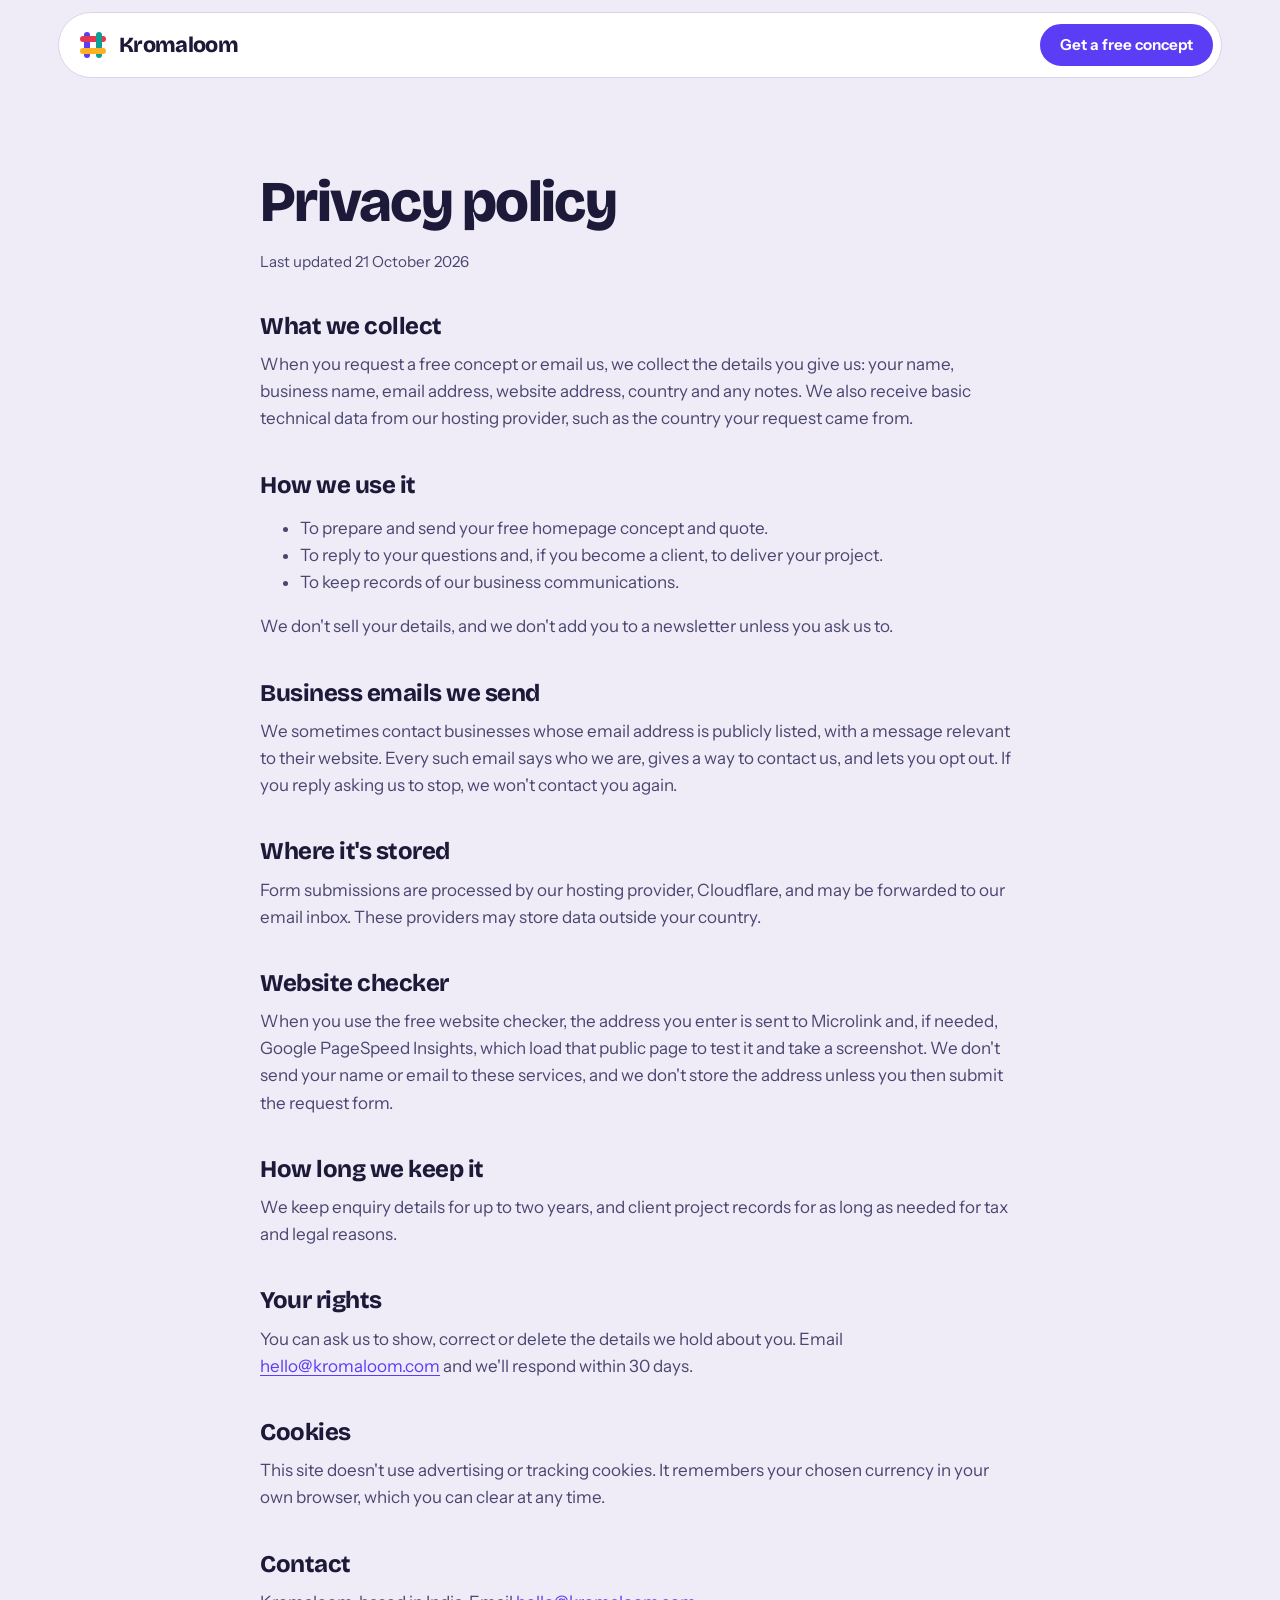
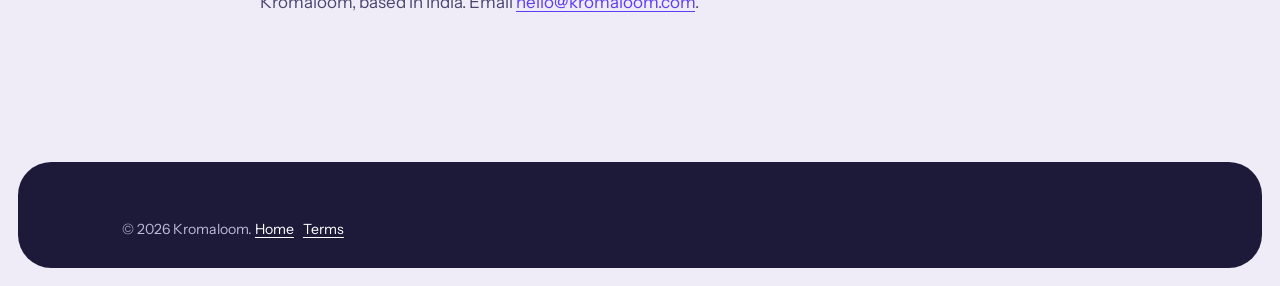
<file: privacy.html>
<!doctype html>
<html lang="en">
<head>
  <meta charset="utf-8">
  <meta name="viewport" content="width=device-width, initial-scale=1">
  <title>Privacy policy | Kromaloom</title>
  <meta name="description" content="How Kromaloom collects, uses and protects the details you share when you request a free website concept.">
  <link rel="canonical" href="https://kromaloom.com/privacy.html">
  <meta name="theme-color" content="#5B3DF5">
  <link rel="icon" href="assets/img/favicon.svg" type="image/svg+xml">
  <link rel="preload" href="assets/fonts/bricolage-grotesque.woff" as="font" type="font/woff" crossorigin>
  <link rel="preload" href="assets/fonts/instrument-sans.woff" as="font" type="font/woff" crossorigin>
  <link rel="stylesheet" href="assets/css/style.css?v=20261022d">
</head>
<body>
  <header class="site-header">
    <div class="wrap header-inner">
      <a class="brand" href="./" aria-label="Kromaloom home">
        <svg class="brand-mark" viewBox="0 0 32 32" aria-hidden="true"><rect x="3" y="7" width="26" height="6" rx="3" fill="#E5384F"/><rect x="7" y="3" width="6" height="26" rx="3" fill="#5B3DF5"/><rect x="3" y="19" width="26" height="6" rx="3" fill="#FFB020"/><rect x="19" y="3" width="6" height="26" rx="3" fill="#0E9F95"/><rect x="7" y="7" width="6" height="6" fill="#E5384F"/><rect x="19" y="19" width="6" height="6" fill="#FFB020"/></svg>
        <span>Kromaloom</span>
      </a>
      <a class="btn btn-small" href="./#concept">Get a free concept</a>
    </div>
  </header>
  <main class="page">
    <div class="wrap">
      <h1>Privacy policy</h1>
      <p class="updated">Last updated 21 October 2026</p>

      <h2>What we collect</h2>
      <p>When you request a free concept or email us, we collect the details you give us: your name, business name, email address, website address, country and any notes. We also receive basic technical data from our hosting provider, such as the country your request came from.</p>

      <h2>How we use it</h2>
      <ul>
        <li>To prepare and send your free homepage concept and quote.</li>
        <li>To reply to your questions and, if you become a client, to deliver your project.</li>
        <li>To keep records of our business communications.</li>
      </ul>
      <p>We don't sell your details, and we don't add you to a newsletter unless you ask us to.</p>

      <h2>Business emails we send</h2>
      <p>We sometimes contact businesses whose email address is publicly listed, with a message relevant to their website. Every such email says who we are, gives a way to contact us, and lets you opt out. If you reply asking us to stop, we won't contact you again.</p>

      <h2>Where it's stored</h2>
      <p>Form submissions are processed by our hosting provider, Cloudflare, and may be forwarded to our email inbox. These providers may store data outside your country.</p>

      <h2>Website checker</h2>
      <p>When you use the free website checker, the address you enter is sent to Microlink and, if needed, Google PageSpeed Insights, which load that public page to test it and take a screenshot. We don't send your name or email to these services, and we don't store the address unless you then submit the request form.</p>

      <h2>How long we keep it</h2>
      <p>We keep enquiry details for up to two years, and client project records for as long as needed for tax and legal reasons.</p>

      <h2>Your rights</h2>
      <p>You can ask us to show, correct or delete the details we hold about you. Email <a href="mailto:hello@kromaloom.com">hello@kromaloom.com</a> and we'll respond within 30 days.</p>

      <h2>Cookies</h2>
      <p>This site doesn't use advertising or tracking cookies. It remembers your chosen currency in your own browser, which you can clear at any time.</p>

      <h2>Contact</h2>
      <p>Kromaloom, based in India. Email <a href="mailto:hello@kromaloom.com">hello@kromaloom.com</a>.</p>
    </div>
  </main>
  <footer class="site-footer">
    <div class="wrap footer-base" style="margin-top:0;border-top:0;padding-top:0">
      <p>&copy; 2026 Kromaloom. <a href="./" style="color:#fff">Home</a> &nbsp; <a href="terms.html" style="color:#fff">Terms</a></p>
    </div>
  </footer>
</body>
</html>
</file>
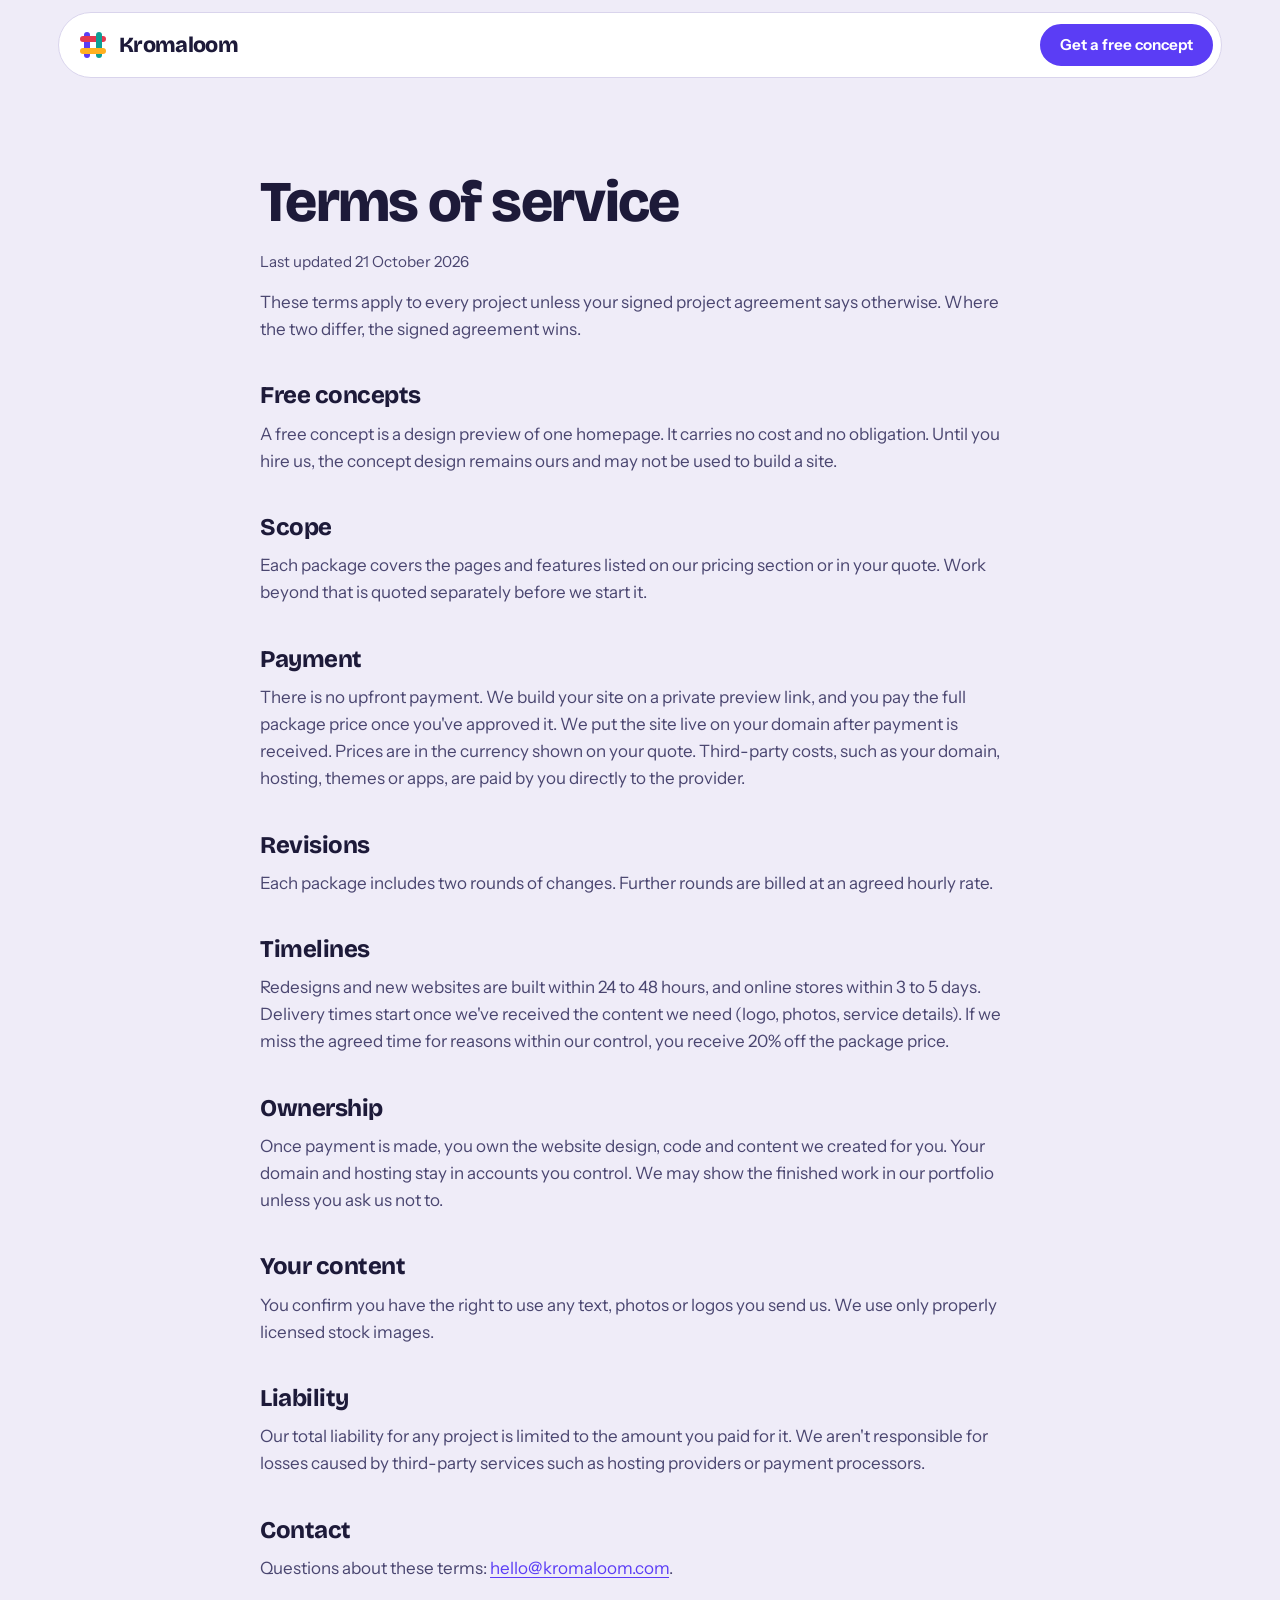
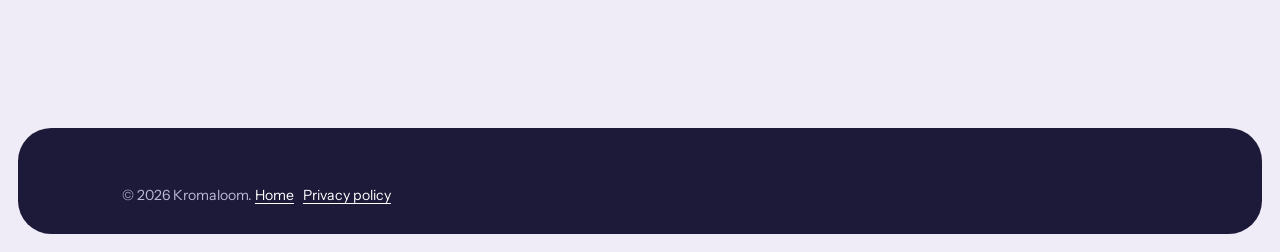
<file: terms.html>
<!doctype html>
<html lang="en">
<head>
  <meta charset="utf-8">
  <meta name="viewport" content="width=device-width, initial-scale=1">
  <title>Terms of service | Kromaloom</title>
  <meta name="description" content="The terms for Kromaloom website design projects: scope, payments, revisions and ownership.">
  <link rel="canonical" href="https://kromaloom.com/terms.html">
  <meta name="theme-color" content="#5B3DF5">
  <link rel="icon" href="assets/img/favicon.svg" type="image/svg+xml">
  <link rel="preload" href="assets/fonts/bricolage-grotesque.woff" as="font" type="font/woff" crossorigin>
  <link rel="preload" href="assets/fonts/instrument-sans.woff" as="font" type="font/woff" crossorigin>
  <link rel="stylesheet" href="assets/css/style.css?v=20261022d">
</head>
<body>
  <header class="site-header">
    <div class="wrap header-inner">
      <a class="brand" href="./" aria-label="Kromaloom home">
        <svg class="brand-mark" viewBox="0 0 32 32" aria-hidden="true"><rect x="3" y="7" width="26" height="6" rx="3" fill="#E5384F"/><rect x="7" y="3" width="6" height="26" rx="3" fill="#5B3DF5"/><rect x="3" y="19" width="26" height="6" rx="3" fill="#FFB020"/><rect x="19" y="3" width="6" height="26" rx="3" fill="#0E9F95"/><rect x="7" y="7" width="6" height="6" fill="#E5384F"/><rect x="19" y="19" width="6" height="6" fill="#FFB020"/></svg>
        <span>Kromaloom</span>
      </a>
      <a class="btn btn-small" href="./#concept">Get a free concept</a>
    </div>
  </header>
  <main class="page">
    <div class="wrap">
      <h1>Terms of service</h1>
      <p class="updated">Last updated 21 October 2026</p>
      <p>These terms apply to every project unless your signed project agreement says otherwise. Where the two differ, the signed agreement wins.</p>

      <h2>Free concepts</h2>
      <p>A free concept is a design preview of one homepage. It carries no cost and no obligation. Until you hire us, the concept design remains ours and may not be used to build a site.</p>

      <h2>Scope</h2>
      <p>Each package covers the pages and features listed on our pricing section or in your quote. Work beyond that is quoted separately before we start it.</p>

      <h2>Payment</h2>
      <p>There is no upfront payment. We build your site on a private preview link, and you pay the full package price once you've approved it. We put the site live on your domain after payment is received. Prices are in the currency shown on your quote. Third-party costs, such as your domain, hosting, themes or apps, are paid by you directly to the provider.</p>

      <h2>Revisions</h2>
      <p>Each package includes two rounds of changes. Further rounds are billed at an agreed hourly rate.</p>

      <h2>Timelines</h2>
      <p>Redesigns and new websites are built within 24 to 48 hours, and online stores within 3 to 5 days. Delivery times start once we've received the content we need (logo, photos, service details). If we miss the agreed time for reasons within our control, you receive 20% off the package price.</p>

      <h2>Ownership</h2>
      <p>Once payment is made, you own the website design, code and content we created for you. Your domain and hosting stay in accounts you control. We may show the finished work in our portfolio unless you ask us not to.</p>

      <h2>Your content</h2>
      <p>You confirm you have the right to use any text, photos or logos you send us. We use only properly licensed stock images.</p>

      <h2>Liability</h2>
      <p>Our total liability for any project is limited to the amount you paid for it. We aren't responsible for losses caused by third-party services such as hosting providers or payment processors.</p>

      <h2>Contact</h2>
      <p>Questions about these terms: <a href="mailto:hello@kromaloom.com">hello@kromaloom.com</a>.</p>
    </div>
  </main>
  <footer class="site-footer">
    <div class="wrap footer-base" style="margin-top:0;border-top:0;padding-top:0">
      <p>&copy; 2026 Kromaloom. <a href="./" style="color:#fff">Home</a> &nbsp; <a href="privacy.html" style="color:#fff">Privacy policy</a></p>
    </div>
  </footer>
</body>
</html>
</file>
<file: assets/css/style.css>
/* Kromaloom: dyed-thread palette on lavender paper. Sections are stacked rounded cards. */
@font-face {
  font-family: "Bricolage Grotesque";
  src: url("../fonts/bricolage-grotesque.woff") format("woff");
  font-weight: 200 800;
  font-style: normal;
  font-display: swap;
}
@font-face {
  font-family: "Instrument Sans";
  src: url("../fonts/instrument-sans.woff") format("woff");
  font-weight: 400 700;
  font-style: normal;
  font-display: swap;
}

:root {
  --paper: #EFECF8;
  --paper-2: #E6E1F5;
  --white: #FFFFFF;
  --ink: #1D1A39;
  --ink-2: #4A4670;
  --line: #D9D4EC;
  --violet: #5B3DF5;
  --violet-dark: #4528D6;
  --violet-soft: #EDE9FF;
  --madder: #E5384F;
  --saffron: #FFB020;
  --teal: #0E9F95;

  --display: "Bricolage Grotesque", "Arial Black", system-ui, sans-serif;
  --body: "Instrument Sans", system-ui, -apple-system, "Segoe UI", sans-serif;

  --wrap: 1180px;
  --gutter: clamp(16px, 4vw, 40px);
  --edge: clamp(8px, 1.4vw, 18px);
  --card-pad: clamp(28px, 5vw, 72px);
  --section: clamp(72px, 10vw, 128px);
  --r-sm: 8px;
  --r-md: 14px;
  --r-lg: 24px;
  --r-card: clamp(22px, 2.6vw, 36px);
}

*, *::before, *::after { box-sizing: border-box; }
html { scroll-behavior: smooth; -webkit-text-size-adjust: 100%; }
section[id], .report { scroll-margin-top: 96px; }
@media (prefers-reduced-motion: reduce) { html { scroll-behavior: auto; } }

body {
  margin: 0;
  background: var(--paper);
  color: var(--ink);
  font-family: var(--body);
  font-size: 1.0625rem;
  line-height: 1.6;
  -webkit-font-smoothing: antialiased;
  text-rendering: optimizeLegibility;
}

img, svg { display: block; max-width: 100%; }
a { color: var(--violet); text-underline-offset: 3px; }
a:hover { color: var(--violet-dark); }
:focus-visible { outline: 3px solid var(--violet); outline-offset: 3px; border-radius: 4px; }

h1, h2, h3 {
  font-family: var(--display);
  font-optical-sizing: auto;
  color: var(--ink);
  margin: 0;
  text-wrap: balance;
}
h2 {
  font-size: clamp(2rem, 4.2vw, 3.25rem);
  font-weight: 750;
  line-height: 1.05;
  letter-spacing: -0.025em;
}
h3 { font-size: 1.25rem; font-weight: 700; line-height: 1.25; letter-spacing: -0.01em; }
p { margin: 0 0 1em; }
p:last-child { margin-bottom: 0; }

.wrap { width: min(100% - 2 * var(--gutter), var(--wrap)); margin-inline: auto; }

.skip-link {
  position: absolute; left: 16px; top: -60px; z-index: 100;
  background: var(--ink); color: var(--white); padding: 10px 16px; border-radius: var(--r-sm);
}
.skip-link:focus { top: 16px; color: var(--white); }
.visually-hidden {
  position: absolute; width: 1px; height: 1px; padding: 0; margin: -1px;
  overflow: hidden; clip: rect(0 0 0 0); white-space: nowrap; border: 0;
}

/* Buttons */
.btn {
  display: inline-flex; align-items: center; justify-content: center;
  min-height: 52px; padding: 0 26px;
  background: var(--violet); color: var(--white);
  font-family: var(--body); font-weight: 650; font-size: 1rem;
  border: 2px solid var(--violet); border-radius: 999px;
  text-decoration: none; cursor: pointer; text-align: center;
  transition: background-color .15s ease, border-color .15s ease, transform .15s ease, box-shadow .15s ease;
}
.btn:hover { background: var(--violet-dark); border-color: var(--violet-dark); color: var(--white); }
.btn:active { transform: translateY(1px); }
.btn-ghost { background: transparent; color: var(--ink); border-color: var(--ink); }
.btn-ghost:hover { background: var(--ink); border-color: var(--ink); color: var(--white); }
.btn-light { background: transparent; color: var(--white); border-color: rgba(255,255,255,.55); }
.btn-light:hover { background: var(--white); border-color: var(--white); color: var(--ink); }
.btn-onlight { background: var(--white); color: var(--ink); border-color: var(--white); }
.btn-onlight:hover { background: var(--saffron); border-color: var(--saffron); color: var(--ink); }
.btn-small { min-height: 42px; padding: 0 18px; font-size: .95rem; }
.btn-block { width: 100%; }

/* ---------- Header: a floating, highlighted pill bar ---------- */
.site-header {
  position: sticky; top: 0; z-index: 50;
  padding: 12px var(--edge) 0;
}
.header-bar {
  display: flex; align-items: center; justify-content: space-between; gap: 16px;
  max-width: 1320px; margin: 0 auto;
  min-height: 66px; padding: 8px 8px 8px 18px;
  background: rgba(255,255,255,.88);
  backdrop-filter: saturate(1.5) blur(14px);
  -webkit-backdrop-filter: saturate(1.5) blur(14px);
  border: 1.5px solid var(--line);
  border-radius: 999px;
  box-shadow: 0 10px 30px -18px rgba(29,26,57,.45), inset 0 -3px 0 rgba(91,61,245,.0);
  position: relative;
}
.header-bar::after {
  content: ""; position: absolute; left: 28px; right: 28px; bottom: -1.5px; height: 3px; border-radius: 3px;
  background: linear-gradient(90deg, var(--violet), var(--madder), var(--saffron), var(--teal));
  opacity: .9;
}
.brand {
  display: inline-flex; align-items: center; gap: 10px;
  font-family: var(--display); font-weight: 800; font-size: 1.35rem; letter-spacing: -0.03em;
  color: var(--ink); text-decoration: none;
}
.brand:hover { color: var(--ink); }
.brand-mark { width: 32px; height: 32px; flex: none; }
.site-nav { display: flex; align-items: center; gap: 4px; }
.site-nav a:not(.btn) {
  color: var(--ink); text-decoration: none; font-weight: 600; font-size: .95rem;
  padding: 9px 14px; border-radius: 999px;
  transition: background-color .15s ease, color .15s ease;
}
.site-nav a:not(.btn):hover { background: var(--violet-soft); color: var(--violet-dark); }
.site-nav a.is-active { background: var(--ink); color: var(--white); }
.site-nav .btn { margin-left: 8px; }
.nav-toggle {
  display: none; min-height: 44px; padding: 0 18px;
  background: var(--ink); border: 0; border-radius: 999px;
  font: 650 .95rem var(--body); color: var(--white); cursor: pointer;
}

/* Subpage header (privacy, terms) */
.header-inner { display: flex; align-items: center; justify-content: space-between; min-height: 66px; gap: 16px;
  padding: 8px 8px 8px 18px; background: var(--white); border: 1.5px solid var(--line); border-radius: 999px; }

/* ---------- Cards: every section is a rounded panel ---------- */
.card {
  position: relative; isolation: isolate; overflow: hidden;
  max-width: 1320px; margin: var(--edge) auto 0;
  margin-inline: max(var(--edge), calc((100% - 1320px) / 2));
  padding: var(--card-pad);
  border-radius: var(--r-card);
  background: var(--white);
}
main > .card:first-child { margin-top: 14px; }
.section-lede { font-size: 1.15rem; color: var(--ink-2); max-width: 44em; margin: 16px 0 0; }

/* ---------- Card 1: hero ---------- */
.card-hero { background: #F8F6FF; padding-block: clamp(40px, 6vw, 80px); }
.hero-grid { display: grid; grid-template-columns: minmax(0, 6fr) minmax(0, 5fr); gap: clamp(28px, 4vw, 56px); align-items: center; }
.hero-glow { position: absolute; inset: 0; z-index: -1; pointer-events: none; }
.hero-glow span { position: absolute; border-radius: 50%; filter: blur(70px); opacity: .5; animation: drift 22s ease-in-out infinite alternate; }
.hero-glow span:nth-child(1) { width: 520px; height: 520px; left: -180px; top: -160px; background: #D3C8FF; }
.hero-glow span:nth-child(2) { width: 440px; height: 440px; right: -140px; top: 20%; background: #FFDCA8; animation-duration: 26s; animation-delay: -6s; }
.hero-glow span:nth-child(3) { width: 380px; height: 380px; left: 30%; bottom: -220px; background: #B4EFE8; animation-duration: 30s; animation-delay: -12s; }
@keyframes drift { from { transform: translate3d(0,0,0) scale(1); } to { transform: translate3d(60px,40px,0) scale(1.12); } }

.hero-kicker {
  display: inline-flex; align-items: center; gap: 10px;
  margin: 0 0 22px; padding: 7px 14px 7px 12px;
  background: var(--white); border: 1px solid var(--line); border-radius: 999px;
  font-weight: 650; font-size: .92rem; color: var(--ink);
  box-shadow: 0 6px 18px -10px rgba(29,26,57,.35);
}
.pulse { position: relative; width: 10px; height: 10px; border-radius: 50%; background: var(--teal); flex: none; }
.pulse::after { content: ""; position: absolute; inset: -4px; border-radius: 50%; border: 2px solid var(--teal); opacity: 0; animation: ping 2.2s ease-out infinite; }
@keyframes ping { 0% { transform: scale(.6); opacity: .9; } 100% { transform: scale(1.9); opacity: 0; } }

.card-hero h1 {
  font-size: clamp(2.9rem, 6.6vw, 5.9rem);
  font-weight: 800; line-height: .95; letter-spacing: -0.018em;
  font-variation-settings: "opsz" 96;
  margin-bottom: 24px;
}
.lede { font-size: clamp(1.08rem, 1.5vw, 1.25rem); color: var(--ink-2); max-width: 34em; margin-bottom: 28px; }

.starter {
  display: flex; gap: 6px; padding: 6px; max-width: 520px;
  background: var(--white); border: 1.5px solid var(--line); border-radius: 999px;
  box-shadow: 0 18px 40px -24px rgba(91,61,245,.55);
  transition: border-color .15s ease, box-shadow .15s ease;
}
.starter:focus-within { border-color: var(--violet); box-shadow: 0 0 0 4px rgba(91,61,245,.15), 0 18px 40px -24px rgba(91,61,245,.55); }
.starter input { flex: 1; min-width: 0; min-height: 48px; padding: 0 8px 0 18px; border: 0; background: transparent; outline: none; font: 500 1.02rem var(--body); color: var(--ink); }
.starter input::placeholder { color: #8E89AE; }
.starter .btn { min-height: 48px; flex: none; }

.assurances {
  list-style: none; margin: 28px 0 0; padding: 20px 0 0; border-top: 1px solid var(--line);
  display: grid; grid-template-columns: repeat(3, minmax(0, 1fr)); gap: 14px 22px;
  font-size: .9rem; color: var(--ink-2); line-height: 1.45;
}
.assurances b { display: block; color: var(--ink); font-family: var(--display); font-size: 1.02rem; font-weight: 700; margin-bottom: 2px; }

/* ---------- Strip: every small business, one row ---------- */
.card-trades { background: var(--ink); color: var(--white); padding: 22px 0 20px; }
.trades-title { padding: 0 var(--card-pad); margin-bottom: 14px; color: #BDB8DA; font-family: var(--body); font-size: .95rem; font-weight: 600; letter-spacing: 0; }
.trades-title span { color: var(--saffron); }
.trades-row { overflow: hidden; }
.trades-track { display: flex; width: max-content; animation: marquee 70s linear infinite; }
.card-trades:hover .trades-track { animation-play-state: paused; }
.trades-track span {
  display: inline-flex; align-items: center; gap: 22px; padding-right: 22px;
  font-family: var(--display); font-weight: 750; font-size: clamp(1.3rem, 2.4vw, 1.9rem); letter-spacing: -0.02em; white-space: nowrap; line-height: 1.2;
}
.trades-track span::after { content: ""; width: 12px; height: 12px; border-radius: 3px; background: var(--saffron); transform: rotate(45deg); }
.trades-track span:nth-child(4n+2)::after { background: var(--madder); }
.trades-track span:nth-child(4n+3)::after { background: var(--teal); }
.trades-track span:nth-child(4n)::after { background: #8C75FF; }
@keyframes marquee { from { transform: translateX(0); } to { transform: translateX(-50%); } }


/* Hero form */
.hero-form { min-width: 0; }
.hero-form .concept-form { box-shadow: 14px 14px 0 var(--saffron), 0 30px 60px -30px rgba(29,26,57,.5); }
.form-title { font-size: clamp(1.4rem, 2.2vw, 1.75rem); letter-spacing: -0.02em; margin-bottom: 6px; }
.form-sub { color: var(--ink-2); font-size: .98rem; margin-bottom: 20px !important; }
.starter-note { margin: 10px 0 0 18px; font-size: .92rem; color: var(--ink-2); }

/* Website check report */
.report { margin-top: clamp(28px, 4vw, 44px); padding: clamp(22px, 3vw, 36px); border-radius: var(--r-lg); background: var(--white); border: 1.5px solid var(--line); box-shadow: 0 30px 60px -40px rgba(29,26,57,.5); }
.report-head { display: flex; justify-content: space-between; align-items: start; gap: 16px; flex-wrap: wrap; }
.report-label { margin: 0 0 4px; font-weight: 700; font-size: .85rem; color: var(--violet); }
.report-title { font-size: clamp(1.4rem, 2.6vw, 2rem); letter-spacing: -0.02em; overflow-wrap: anywhere; }
.report-sub { color: var(--ink-2); margin: 8px 0 0; max-width: 46em; }
.report-progress { margin-top: 22px; }
.report-progress .bar { display: block; height: 8px; border-radius: 99px; background: var(--paper-2); overflow: hidden; }
.report-progress .bar i { display: block; height: 100%; width: 35%; border-radius: 99px; background: linear-gradient(90deg, var(--violet), var(--madder), var(--saffron), var(--teal)); animation: scan 1.6s ease-in-out infinite; }
@keyframes scan { 0% { transform: translateX(-100%); } 100% { transform: translateX(300%); } }
.report-steps { list-style: none; margin: 16px 0 0; padding: 0; display: grid; grid-template-columns: repeat(4, minmax(0, 1fr)); gap: 10px; font-size: .9rem; color: var(--ink-2); }
.report-steps li { padding-left: 22px; position: relative; }
.report-steps li::before { content: ""; position: absolute; left: 0; top: 6px; width: 12px; height: 12px; border-radius: 50%; border: 2px solid var(--line); }
.report-steps li.is-done { color: var(--ink); }
.report-steps li.is-done::before { background: var(--teal); border-color: var(--teal); }
.report-steps li.is-active::before { border-color: var(--violet); animation: ping 1.4s ease-out infinite; }
.scores { display: grid; grid-template-columns: repeat(4, minmax(0, 1fr)); gap: 14px; margin-top: 24px; }
.score { display: flex; align-items: center; gap: 14px; padding: 14px; border-radius: var(--r-md); background: #F7F5FC; border: 1px solid var(--line); }
.dial { --v: 0; --c: var(--teal); position: relative; width: 58px; height: 58px; flex: none; border-radius: 50%; background: conic-gradient(var(--c) calc(var(--v) * 1%), var(--paper-2) 0); }
.dial::after { content: ""; position: absolute; inset: 6px; border-radius: 50%; background: #F7F5FC; }
.dial b { position: absolute; inset: 0; z-index: 1; display: grid; place-items: center; font-family: var(--display); font-size: 1.15rem; font-weight: 800; }
.score span { font-weight: 650; font-size: .95rem; line-height: 1.3; }
.score small { display: block; font-weight: 400; color: var(--ink-2); font-size: .8rem; }
.summary-line { margin: 22px 0 0; font-weight: 600; }
.issues { display: grid; grid-template-columns: repeat(2, minmax(0, 1fr)); gap: 12px; margin-top: 16px; }
.issue { padding: 16px 18px; border-radius: var(--r-md); border: 1px solid var(--line); background: var(--white); border-left: 4px solid var(--madder); }
.issue.ok { border-left-color: var(--teal); }
.issue h4 { margin: 0 0 4px; font-family: var(--display); font-size: 1.02rem; font-weight: 700; display: flex; gap: 8px; align-items: baseline; flex-wrap: wrap; }
.issue h4 em { font-style: normal; font-family: var(--body); font-size: .75rem; font-weight: 700; padding: 2px 8px; border-radius: 99px; background: #FDE6EA; color: #A8192E; }
.issue.ok h4 em { background: #DDF5F2; color: #0B6F68; }
.issue p { margin: 0; font-size: .93rem; color: var(--ink-2); overflow-wrap: anywhere; }
.issue .fix { margin-top: 8px; color: var(--ink); }
.issue .fix::before { content: "Our fix: "; font-weight: 700; color: var(--violet); }
.passed { margin-top: 18px; }
.passed summary { cursor: pointer; font-weight: 650; color: var(--ink-2); }
.passed .issues { margin-top: 12px; }
.report-cta { display: flex; align-items: center; justify-content: space-between; gap: 16px; flex-wrap: wrap; margin-top: 26px; padding: 20px 22px; border-radius: var(--r-md); background: var(--violet); color: var(--white); }
.report-cta p { margin: 0; font-weight: 600; max-width: 40em; }
.report-note { margin-top: 12px; font-size: .82rem; color: var(--ink-2); }
.report-error { margin-top: 18px; padding: 16px 18px; border-radius: var(--r-md); background: #FDE6EA; color: #7A1222; }

/* Report: design suggestions */
.design-title { margin: 28px 0 0; font-size: clamp(1.2rem, 2vw, 1.45rem); letter-spacing: -0.015em; }
.design-plan { margin-top: 12px; padding-top: 6px; border-top: 1px solid var(--line); }
.design-grid { display: grid; grid-template-columns: minmax(0, 1fr) minmax(0, 1.1fr); gap: clamp(20px, 3vw, 36px); margin-top: 16px; align-items: start; }
.shot-now { margin: 0; border-radius: var(--r-md); overflow: hidden; border: 1px solid var(--line); background: var(--white); box-shadow: 0 24px 40px -30px rgba(29,26,57,.6); }
.shot-now .device-bar { height: 32px; }
.shot-now img { display: block; width: 100%; height: auto; max-height: 520px; object-fit: cover; object-position: top; }
.shot-now figcaption { padding: 8px 12px; font-size: .82rem; color: var(--ink-2); border-top: 1px solid var(--line); }
.palettes { display: grid; gap: 14px; margin-bottom: 18px; }
.pal-label { margin: 0 0 6px; font-size: .85rem; font-weight: 650; color: var(--ink-2); }
.sws { display: flex; flex-wrap: wrap; gap: 10px; }
.sw { display: grid; justify-items: center; gap: 4px; }
.sw i { display: block; width: 44px; height: 44px; border-radius: 12px; border: 1px solid rgba(29,26,57,.12); box-shadow: inset 0 0 0 2px rgba(255,255,255,.25); }
.sw small { font-size: .72rem; color: var(--ink-2); }
.tips { margin: 0; padding: 0; list-style: none; counter-reset: tip; display: grid; gap: 10px; }
.tips li { counter-increment: tip; position: relative; padding: 12px 14px 12px 46px; border-radius: var(--r-md); background: #F7F5FC; border: 1px solid var(--line); font-size: .95rem; color: var(--ink-2); }
.tips li::before { content: counter(tip); position: absolute; left: 12px; top: 11px; width: 24px; height: 24px; border-radius: 50%; display: grid; place-items: center; background: var(--violet); color: var(--white); font: 700 .8rem var(--body); }
.tips b { color: var(--ink); }
@media (max-width: 960px) { .design-grid { grid-template-columns: 1fr; } }

/* Closing call to action */
.card-close { text-align: center; padding-block: clamp(48px, 6vw, 80px); }
.close-inner { max-width: 640px; margin: 0 auto; }
.close-inner p { font-size: 1.15rem; margin: 14px 0 26px; color: #EEE9FF; }

/* ---------- Card 2: pain points, dark with aurora ---------- */
.card-pain { background: #120F2B; color: #E9E6F8; }
.card-pain h2, .card-pain h3 { color: var(--white); }
.card-pain .section-lede { color: #BDB8DA; }
.aurora { position: absolute; inset: -20%; z-index: -2; pointer-events: none; }
.aurora span { position: absolute; border-radius: 50%; filter: blur(80px); mix-blend-mode: screen; opacity: .55; }
.aurora span:nth-child(1) { width: 60%; height: 60%; left: 5%; top: 0; background: radial-gradient(circle, #5B3DF5, transparent 70%); animation: aur1 26s ease-in-out infinite alternate; }
.aurora span:nth-child(2) { width: 55%; height: 55%; right: 0; top: 20%; background: radial-gradient(circle, #E5384F, transparent 70%); animation: aur2 30s ease-in-out infinite alternate; opacity: .4; }
.aurora span:nth-child(3) { width: 50%; height: 50%; left: 30%; bottom: 0; background: radial-gradient(circle, #0E9F95, transparent 70%); animation: aur1 34s ease-in-out infinite alternate-reverse; opacity: .45; }
@keyframes aur1 { from { transform: translate(0,0) rotate(0); } to { transform: translate(12%, 10%) rotate(40deg); } }
@keyframes aur2 { from { transform: translate(0,0) scale(1); } to { transform: translate(-14%, 8%) scale(1.2); } }
.card-pain::before {
  content: ""; position: absolute; inset: 0; z-index: -1; pointer-events: none;
  background-image: linear-gradient(rgba(255,255,255,.05) 1px, transparent 1px), linear-gradient(90deg, rgba(255,255,255,.05) 1px, transparent 1px);
  background-size: 48px 48px;
  -webkit-mask-image: radial-gradient(ellipse at 50% 30%, #000 30%, transparent 75%);
  mask-image: radial-gradient(ellipse at 50% 30%, #000 30%, transparent 75%);
}
.toasts { position: absolute; inset: 0; z-index: -1; pointer-events: none; }
.toast {
  position: absolute; display: inline-flex; align-items: center; gap: 8px;
  padding: 8px 14px 8px 10px; border-radius: 12px;
  background: rgba(255,255,255,.08); border: 1px solid rgba(255,255,255,.14);
  backdrop-filter: blur(6px); -webkit-backdrop-filter: blur(6px);
  font: 600 .85rem var(--body); color: #E9E6F8; white-space: nowrap;
  animation: float 9s ease-in-out infinite;
}
.toast i { width: 18px; height: 18px; border-radius: 50%; flex: none; }
.t-warn { background: var(--madder); box-shadow: 0 0 0 4px rgba(229,56,79,.25); }
.t-slow { background: var(--saffron); box-shadow: 0 0 0 4px rgba(255,176,32,.25); }
.toast.t1 { right: 6%; top: 7%; }
.toast.t2 { right: 22%; top: 15%; animation-delay: -3s; }
.toast.t3 { right: 4%; top: 21%; animation-delay: -5s; }
.toast.t4 { left: 46%; top: 5%; animation-delay: -7s; }
@keyframes float { 0%, 100% { transform: translateY(0); opacity: .9; } 50% { transform: translateY(-10px); opacity: 1; } }
.pain-inner > h2 { max-width: 16em; }
.card-pain { padding-block: clamp(40px, 5vw, 64px); }
.pain-list { list-style: none; margin: 28px 0 30px; padding: 0; display: grid; grid-template-columns: repeat(2, minmax(0, 1fr)); gap: 12px 40px; max-width: 1040px; }
.pain-list li { position: relative; padding: 12px 0 12px 30px; border-top: 1px solid rgba(255,255,255,.14); color: #CFCBE8; font-size: 1rem; }
.pain-list li::before { content: ""; position: absolute; left: 2px; top: 19px; width: 14px; height: 14px; border-radius: 50%; background: var(--madder); box-shadow: 0 0 0 4px rgba(229,56,79,.25); }
.pain-list b { color: var(--white); font-family: var(--display); font-weight: 700; }

/* ---------- Card 3: comparison ---------- */
.card-compare { background: var(--white); }
.table-scroll { overflow-x: auto; margin-top: 36px; -webkit-overflow-scrolling: touch; border-radius: var(--r-md); }
.compare-table { width: 100%; min-width: 720px; border-collapse: separate; border-spacing: 0; font-size: 1rem; }
.compare-table th, .compare-table td { padding: 16px 18px; text-align: left; border-top: 1px solid var(--line); vertical-align: top; }
.compare-table thead th { font-family: var(--display); font-size: 1.15rem; font-weight: 700; border-top: 0; padding-bottom: 14px; }
.compare-table tbody th { font-weight: 600; width: 24%; }
.compare-table td { color: var(--ink-2); }
.compare-table .us { background: var(--violet); color: var(--white); font-weight: 650; border-top-color: rgba(255,255,255,.18); }
.compare-table thead .us { border-radius: var(--r-md) var(--r-md) 0 0; color: var(--white); }
.compare-table tbody tr:last-child .us { border-radius: 0 0 var(--r-md) var(--r-md); }
.source-note { margin-top: 14px; font-size: .86rem; color: var(--ink-2); }
.complaints { display: grid; grid-template-columns: repeat(3, minmax(0, 1fr)); gap: 16px; margin-top: 36px; }
.complaint { padding: 24px 22px; border-radius: var(--r-lg); background: #F7F5FC; border: 1px solid var(--line); }
.complaint h3 { font-size: 1.15rem; margin-bottom: 12px; }
.complaint ul { list-style: none; margin: 0; padding: 0; display: grid; gap: 10px; }
.complaint li { position: relative; padding-left: 26px; font-size: .97rem; color: var(--ink-2); }
.complaint li::before { content: ""; position: absolute; left: 2px; top: 9px; width: 12px; height: 3px; border-radius: 2px; background: var(--madder); }
.complaint li a { color: var(--ink-2); }
.complaint-us { background: var(--violet-soft); border-color: #CFC6FF; }
.complaint-us li { color: var(--ink); font-weight: 600; }
.complaint-us li::before { width: 13px; height: 7px; top: 6px; border-radius: 0; background: none; border-left: 3px solid var(--teal); border-bottom: 3px solid var(--teal); transform: rotate(-45deg); }

/* ---------- Card 4: process ---------- */
.card-process { background: var(--paper-2); }
.steps { list-style: none; margin: 56px 0 0; padding: 0; display: grid; grid-template-columns: repeat(5, 1fr); counter-reset: step; position: relative; }
.steps::before {
  content: ""; position: absolute; left: 0; right: 0; top: -1.5px; height: 3px; z-index: 1;
  background: linear-gradient(90deg, var(--violet), var(--madder), var(--saffron), var(--teal), var(--ink));
  transform-origin: left center;
}
@supports (animation-timeline: view()) {
  .steps::before { animation: thread linear both; animation-timeline: view(); animation-range: entry 10% cover 45%; }
}
@keyframes thread { from { transform: scaleX(0); } to { transform: scaleX(1); } }
.steps li { counter-increment: step; position: relative; padding: 28px 24px 0 0; border-top: 3px solid var(--line); }
.steps li::before {
  content: counter(step); display: block;
  font-family: var(--display); font-weight: 800; font-size: 3.4rem; line-height: 1; letter-spacing: -0.04em;
  margin-bottom: 18px; color: var(--violet);
}
.steps li:nth-child(2)::before { color: var(--madder); }
.steps li:nth-child(3)::before { color: #C98600; }
.steps li:nth-child(4)::before { color: var(--teal); }
.steps li:nth-child(5)::before { color: var(--ink); }
.steps h3 { margin-bottom: 10px; }
.steps p { color: var(--ink-2); font-size: 1rem; }

/* ---------- Card 5: pricing ---------- */
.card-ink { background: var(--ink); color: #E9E6F8; }
.card-ink h2, .card-ink h3 { color: var(--white); }
.card-ink .section-lede { color: #BDB8DA; }
.ink-glow { position: absolute; inset: 0; z-index: -1; pointer-events: none; }
.ink-glow span { position: absolute; border-radius: 50%; filter: blur(90px); opacity: .35; animation: drift 24s ease-in-out infinite alternate; }
.ink-glow span:nth-child(1) { width: 600px; height: 600px; left: -200px; top: -200px; background: var(--violet); }
.ink-glow span:nth-child(2) { width: 520px; height: 520px; right: -160px; bottom: -220px; background: var(--madder); animation-delay: -10s; opacity: .22; }
.pricing-head { display: flex; justify-content: space-between; align-items: end; gap: 24px; flex-wrap: wrap; }
.currency { display: inline-flex; padding: 4px; gap: 2px; border-radius: 999px; background: rgba(255,255,255,.08); border: 1px solid rgba(255,255,255,.14); }
.currency button { min-height: 40px; min-width: 58px; padding: 0 14px; border: 0; border-radius: 999px; cursor: pointer; background: transparent; color: #CFCBE8; font: 650 .92rem var(--body); transition: background-color .15s ease, color .15s ease; }
.currency button:hover { color: var(--white); }
.currency button[aria-pressed="true"] { background: var(--white); color: var(--ink); }
.plans { display: grid; grid-template-columns: repeat(3, 1fr); gap: 20px; margin-top: 48px; align-items: stretch; }
.plan { position: relative; display: flex; flex-direction: column; padding: 32px 28px 28px; border-radius: var(--r-lg); border: 1px solid rgba(255,255,255,.16); background: rgba(255,255,255,.04); }
.plan-feature { background: var(--white); color: var(--ink-2); border-color: var(--white); }
.plan-feature h3 { color: var(--ink); }
.plan-flag { position: absolute; top: -14px; left: 28px; margin: 0; background: var(--saffron); color: var(--ink); font-weight: 700; font-size: .85rem; padding: 4px 12px; border-radius: 999px; }
.plan-for { margin: 8px 0 22px; font-size: .98rem; color: #BDB8DA; min-height: 3.2em; }
.plan-feature .plan-for { color: var(--ink-2); }
.price { margin: 0; font-family: var(--display); font-weight: 800; font-size: clamp(2.6rem, 4.4vw, 3.4rem); line-height: 1; letter-spacing: -0.03em; color: var(--white); font-variant-numeric: tabular-nums; }
.plan-feature .price { color: var(--ink); }
.plan-time { margin: 10px 0 22px; font-weight: 650; color: var(--saffron); }
.plan-feature .plan-time { color: #B06F00; }
.plan ul { list-style: none; margin: 0 0 28px; padding: 0; flex: 1; }
.plan li { padding: 10px 0; border-top: 1px solid rgba(255,255,255,.12); font-size: .98rem; }
.plan-feature li { border-top-color: var(--line); color: var(--ink); }
.extras { display: grid; grid-template-columns: 1fr 1fr; gap: clamp(24px, 4vw, 56px); margin-top: 56px; }
.extras h3 { margin-bottom: 14px; }
.extras table { width: 100%; border-collapse: collapse; }
.extras th, .extras td { text-align: left; padding: 12px 0; border-top: 1px solid rgba(255,255,255,.14); font-weight: 400; vertical-align: top; font-size: .98rem; }
.extras th { color: #CFCBE8; padding-right: 16px; }
.extras td { text-align: right; white-space: nowrap; color: var(--white); font-weight: 650; font-variant-numeric: tabular-nums; }
.extras-note { margin-top: 18px; font-size: .92rem; color: #BDB8DA; }

/* ---------- Card 6: our work ---------- */
.card-work { background: var(--white); }
.work-grid { display: grid; grid-template-columns: repeat(2, minmax(0, 1fr)); gap: clamp(18px, 2.6vw, 32px); margin-top: 44px; }
.work-item { display: block; text-decoration: none; color: inherit; border-radius: var(--r-lg); }
.shot {
  display: block; overflow: hidden; border-radius: var(--r-lg);
  border: 1px solid var(--line); background: var(--paper);
  box-shadow: 0 30px 50px -36px rgba(29,26,57,.6);
}
.shot img { width: 100%; height: auto; transition: transform .5s cubic-bezier(.2,.7,.2,1); }
.work-item:hover .shot img { transform: scale(1.03); }
.work-meta { display: grid; gap: 6px; padding: 18px 4px 0; }
.work-name { font-family: var(--display); font-weight: 750; font-size: 1.4rem; letter-spacing: -0.02em; color: var(--ink); }
.work-desc { color: var(--ink-2); font-size: 1rem; }
.work-link { color: var(--violet); font-weight: 650; text-decoration: underline; text-underline-offset: 3px; }
.work-item:hover .work-link { color: var(--violet-dark); }

.try { display: grid; grid-template-columns: minmax(0, 4fr) minmax(0, 6fr); gap: clamp(28px, 5vw, 72px); align-items: center; margin-top: clamp(48px, 6vw, 80px); padding-top: clamp(40px, 5vw, 64px); border-top: 1px solid var(--line); }
.try-copy h3 { font-size: clamp(1.5rem, 2.6vw, 2.1rem); letter-spacing: -0.02em; margin-bottom: 14px; }
.try-copy p { color: var(--ink-2); }
.ticks { list-style: none; margin: 12px 0 0; padding: 0; }
.ticks li { position: relative; padding: 10px 0 10px 32px; border-top: 1px solid var(--line); color: var(--ink); }
.ticks li::before { content: ""; position: absolute; left: 4px; top: 17px; width: 13px; height: 7px; border-left: 3px solid var(--teal); border-bottom: 3px solid var(--teal); transform: rotate(-45deg); }

/* Interactive before/after device */
.stage { margin: 0; perspective: 1600px; position: relative; }
.device {
  --rx: 5deg; --ry: -10deg;
  position: relative; background: var(--white); border-radius: var(--r-lg); border: 1px solid var(--line);
  transform: rotateX(var(--rx)) rotateY(var(--ry)); transform-style: preserve-3d;
  transition: transform .5s cubic-bezier(.2,.7,.2,1);
  box-shadow: 0 1px 0 rgba(29,26,57,.04), 18px 28px 0 -6px var(--saffron), 34px 52px 0 -12px var(--madder), 0 40px 80px -30px rgba(29,26,57,.45);
}
.device.is-tracking { transition: transform .12s linear; }
.device-bar { display: flex; align-items: center; gap: 7px; height: 40px; padding: 0 16px; border-bottom: 1px solid var(--line); }
.device-bar .dot { width: 11px; height: 11px; border-radius: 50%; background: var(--line); }
.device-bar .dot:nth-child(1) { background: #F2667A; }
.device-bar .dot:nth-child(2) { background: #FFC85A; }
.device-bar .dot:nth-child(3) { background: #3DC4B9; }
.device-bar .url { margin-left: 12px; flex: 1; max-width: 260px; height: 24px; line-height: 24px; padding: 0 12px; border-radius: 999px; background: var(--paper); font-size: .78rem; color: var(--ink-2); overflow: hidden; white-space: nowrap; text-overflow: ellipsis; }
.compare { position: relative; aspect-ratio: 16 / 11; overflow: hidden; border-radius: 0 0 var(--r-lg) var(--r-lg); container-type: inline-size; }
.site { position: absolute; inset: 0; }
.site-new { background: #FFF8EE; color: #14213D; font-family: var(--body); padding: 3.4cqw 4.2cqw 3.4cqw 11cqw; display: flex; flex-direction: column; gap: 3cqw; }
.sn-nav { display: flex; align-items: center; justify-content: space-between; gap: 2cqw; }
.sn-logo { font-family: var(--display); font-weight: 800; font-size: 3cqw; letter-spacing: -0.04em; }
.sn-logo b { color: #F25C2A; }
.sn-links { display: flex; gap: 2cqw; }
.sn-links i { display: block; width: 6cqw; height: .9cqw; border-radius: 1cqw; background: #14213D; opacity: .18; }
.sn-call { font-size: 1.7cqw; font-weight: 700; padding: 1cqw 2.2cqw; border-radius: 99px; background: #14213D; color: #FFF8EE; }
.sn-hero { display: grid; grid-template-columns: 1.15fr 1fr; gap: 3cqw; align-items: center; flex: 1; }
.sn-tag { font-size: 1.6cqw; font-weight: 650; color: #0E7C74; margin: 0 0 1.4cqw; }
.sn-h { font-family: var(--display); font-weight: 800; font-size: 5.1cqw; line-height: .98; letter-spacing: -0.04em; margin: 0 0 2.6cqw; }
.sn-btn { display: inline-block; font-size: 1.7cqw; font-weight: 700; padding: 1.3cqw 2.6cqw; border-radius: 99px; margin-right: 1cqw; background: #F25C2A; color: #fff; }
.sn-btn-alt { background: transparent; color: #14213D; box-shadow: inset 0 0 0 .3cqw #14213D; }
.sn-art { position: relative; height: 100%; min-height: 26cqw; }
.blob { position: absolute; border-radius: 50%; }
.blob.b1 { width: 26cqw; height: 26cqw; right: 1cqw; top: 1cqw; background: #2EC4B6; }
.blob.b2 { width: 13cqw; height: 13cqw; left: 0; bottom: 0; background: #FFBF3C; }
.sn-chip { position: absolute; left: 0; top: 4cqw; z-index: 2; font-size: 1.45cqw; font-weight: 700; padding: 1.1cqw 1.8cqw; border-radius: 99px; background: #14213D; color: #FFF8EE; }
.sn-badge { position: absolute; right: 0; bottom: 2cqw; font-size: 1.45cqw; font-weight: 700; padding: 1.2cqw 1.8cqw; border-radius: 1.6cqw; background: #fff; box-shadow: 0 1cqw 3cqw rgba(20,33,61,.18); }
.sn-cards { display: grid; grid-template-columns: repeat(3, 1fr); gap: 1.8cqw; }
.sn-cards span { background: #fff; border-radius: 1.6cqw; padding: 1.8cqw 2cqw; font-size: 1.45cqw; color: #4b5470; box-shadow: 0 .4cqw 1.6cqw rgba(20,33,61,.08); }
.sn-cards b { display: block; font-family: var(--display); font-size: 2.1cqw; color: #14213D; letter-spacing: -0.02em; }
.site-old { background: #C9C9C9; font-family: "Times New Roman", Times, serif; color: #000; clip-path: inset(0 calc(100% - var(--pos)) 0 0); }
.so-banner { background: #000080; color: #FFFF00; font-size: 3cqw; font-weight: bold; text-align: center; padding: 2cqw 1cqw; border-bottom: .5cqw ridge #888; }
.so-body { display: grid; grid-template-columns: 22cqw 1fr; gap: 2cqw; padding: 2cqw; }
.so-side { display: flex; flex-direction: column; gap: 1.4cqw; background: #E8E8E8; border: .3cqw outset #fff; padding: 2cqw; font-size: 2cqw; }
.so-side u { color: #0000EE; }
.so-main { background: #fff; border: .3cqw inset #999; padding: 2cqw; font-size: 1.9cqw; line-height: 1.3; }
.so-main p { margin: 0 0 1.4cqw; }
.so-h { font-size: 2.8cqw; font-weight: bold; color: #800000; }
.so-img { border: .3cqw dashed #999; text-align: center; padding: 3.4cqw 0; color: #777; font-family: Arial, sans-serif; font-size: 1.6cqw; }
.so-small { font-size: 1.5cqw; color: #333; }
.so-counter { display: inline-block; font-family: "Courier New", monospace; background: #000; color: #0F0; padding: .4cqw 1cqw; font-size: 1.5cqw; }
.compare-handle { position: absolute; top: 0; bottom: 0; left: var(--pos); width: 0; pointer-events: none; }
.compare-handle::before { content: ""; position: absolute; top: 0; bottom: 0; left: -1.5px; width: 3px; background: var(--white); box-shadow: 0 0 0 1px rgba(29,26,57,.25); }
.compare-handle span { position: absolute; top: 50%; left: 0; width: 46px; height: 46px; margin: -23px 0 0 -23px; border-radius: 50%; background: var(--violet); box-shadow: 0 0 0 4px var(--white), 0 8px 20px rgba(29,26,57,.35); animation: nudge 2.4s ease-in-out infinite; }
.compare-handle span::before, .compare-handle span::after { content: ""; position: absolute; top: 50%; width: 0; height: 0; border-top: 6px solid transparent; border-bottom: 6px solid transparent; margin-top: -6px; }
.compare-handle span::before { left: 11px; border-right: 8px solid var(--white); }
.compare-handle span::after { right: 11px; border-left: 8px solid var(--white); }
.compare-handle em { position: absolute; top: calc(50% + 34px); left: 0; transform: translateX(-50%); font: 700 .72rem var(--body); font-style: normal; color: var(--white); background: var(--ink); padding: 3px 8px; border-radius: 999px; white-space: nowrap; transition: opacity .3s ease; }
.compare.is-touched .compare-handle span { animation: none; }
.compare.is-touched .compare-handle em { opacity: 0; }
@keyframes nudge { 0%, 100% { box-shadow: 0 0 0 4px var(--white), 0 8px 20px rgba(29,26,57,.35); } 50% { box-shadow: 0 0 0 4px var(--white), 0 0 0 14px rgba(91,61,245,.25), 0 8px 20px rgba(29,26,57,.35); } }
.compare-range { position: absolute; inset: 0; width: 100%; height: 100%; margin: 0; opacity: 0; cursor: ew-resize; -webkit-appearance: none; appearance: none; background: transparent; }
.compare-range::-webkit-slider-thumb { -webkit-appearance: none; width: 48px; height: 100vh; }
.compare-range::-moz-range-thumb { width: 48px; height: 100vh; border: 0; }
.compare:has(.compare-range:focus-visible) .compare-handle span { outline: 3px solid var(--ink); outline-offset: 5px; }
.stage-caption { display: flex; justify-content: space-between; align-items: baseline; gap: 12px; margin-top: 56px; padding: 0 4px; font-size: .9rem; color: var(--ink-2); }
.stage-caption > span:first-child, .stage-caption > span:last-child { font-family: var(--display); font-weight: 700; color: var(--ink); font-size: 1rem; }
.stage-hint { text-align: center; }

/* ---------- Card 7: promises ---------- */
.card-promise { background: var(--paper-2); padding-block: clamp(36px, 5vw, 64px); }
.promises { display: grid; grid-template-columns: repeat(3, 1fr); gap: clamp(24px, 4vw, 56px); }
.promises > div { border-left: 4px solid var(--violet); padding-left: 22px; }
.promises > div:nth-child(2) { border-left-color: var(--madder); }
.promises > div:nth-child(3) { border-left-color: var(--teal); }
.promises h3 { font-size: 1.4rem; margin-bottom: 10px; }
.promises p { color: var(--ink-2); }

/* ---------- Card 8: FAQ ---------- */
.card-faq { background: var(--white); }
.faq-wrap { display: grid; grid-template-columns: minmax(0, 1fr) minmax(0, 1.5fr); gap: clamp(32px, 6vw, 96px); align-items: start; }
.faq-side { margin-top: 18px; color: var(--ink-2); max-width: 24em; }
.faq details { border-top: 1px solid var(--line); }
.faq details:last-child { border-bottom: 1px solid var(--line); }
.faq summary { list-style: none; cursor: pointer; display: flex; justify-content: space-between; align-items: center; gap: 16px; padding: 20px 0; font-family: var(--display); font-weight: 700; font-size: 1.15rem; letter-spacing: -0.01em; }
.faq summary::-webkit-details-marker { display: none; }
.faq summary::after { content: ""; flex: none; width: 12px; height: 12px; border-right: 2.5px solid var(--ink); border-bottom: 2.5px solid var(--ink); transform: rotate(45deg) translate(-3px, -3px); transition: transform .2s ease; }
.faq details[open] summary::after { transform: rotate(225deg) translate(-3px, -3px); }
.faq details p { color: var(--ink-2); padding: 0 40px 20px 0; max-width: 40em; }

/* ---------- Card 9: concept form ---------- */
.card-concept { background: var(--violet); color: #EEE9FF; }
.card-concept h2 { color: var(--white); }
.concept-weave {
  position: absolute; inset: 0; z-index: -1; opacity: .28; pointer-events: none;
  background: repeating-linear-gradient(90deg, rgba(255,255,255,.07) 0 22px, transparent 22px 44px), repeating-linear-gradient(0deg, rgba(20,8,90,.12) 0 22px, transparent 22px 44px);
  animation: weave 40s linear infinite;
}
@keyframes weave { from { background-position: 0 0, 0 0; } to { background-position: 440px 0, 0 440px; } }
.concept-grid { display: grid; grid-template-columns: minmax(0, 1fr) minmax(0, 1.1fr); gap: clamp(32px, 6vw, 96px); align-items: start; }
.concept-copy p { font-size: 1.15rem; margin-top: 20px; max-width: 30em; }
.concept-copy a { color: var(--white); font-weight: 650; }
.concept-list { list-style: none; margin: 24px 0 0; padding: 0; display: grid; gap: 10px; }
.concept-list li { position: relative; padding-left: 32px; font-weight: 600; color: var(--white); }
.concept-list li::before { content: ""; position: absolute; left: 4px; top: 6px; width: 13px; height: 7px; border-left: 3px solid var(--saffron); border-bottom: 3px solid var(--saffron); transform: rotate(-45deg); }
.concept-alt { font-size: 1rem !important; color: #D7CFFF; margin-top: 24px !important; }
.concept-form { background: var(--white); color: var(--ink); border-radius: var(--r-lg); padding: clamp(24px, 3.5vw, 40px); box-shadow: 16px 16px 0 var(--saffron); }
.field { margin-bottom: 18px; }
.field-row { display: grid; grid-template-columns: 1fr 1fr; gap: 16px; }
.field label { display: block; font-weight: 650; font-size: .95rem; margin-bottom: 6px; }
.optional { font-weight: 400; color: var(--ink-2); }
.field input, .field select, .field textarea { width: 100%; min-height: 50px; padding: 12px 14px; border: 1.5px solid var(--line); border-radius: var(--r-sm); background: #F7F5FC; color: var(--ink); font: 400 1rem var(--body); transition: border-color .15s ease, background-color .15s ease; }
.field textarea { resize: vertical; min-height: 96px; }
.field input:focus, .field select:focus, .field textarea:focus { outline: none; border-color: var(--violet); background: var(--white); box-shadow: 0 0 0 3px rgba(91,61,245,.18); }
.field input[aria-invalid="true"] { border-color: var(--madder); }
.hp { position: absolute; left: -9999px; width: 1px; height: 1px; overflow: hidden; }
.form-status { margin: 14px 0 0; font-weight: 600; min-height: 1.5em; }
.form-status.is-ok { color: #0B7A72; }
.form-status.is-error { color: #C0233A; }
.form-legal { margin-top: 10px; font-size: .85rem; color: var(--ink-2); }

/* ---------- Footer ---------- */
.site-footer {
  max-width: 1320px; margin: var(--edge) auto var(--edge);
  margin-inline: max(var(--edge), calc((100% - 1320px) / 2));
  border-radius: var(--r-card);
  background: var(--ink); color: #BDB8DA; padding: 56px var(--card-pad) 28px;
}
.footer-inner { display: flex; justify-content: space-between; gap: 32px; flex-wrap: wrap; }
.footer-inner p { max-width: 30em; margin-top: 14px; font-size: .98rem; }
.brand-footer, .brand-footer:hover { color: var(--white); }
.site-footer nav { display: flex; flex-direction: column; gap: 10px; }
.site-footer nav a { color: var(--white); text-decoration: none; }
.site-footer nav a:hover { text-decoration: underline; color: var(--white); }
.footer-base { margin-top: 40px; padding-top: 20px; border-top: 1px solid rgba(255,255,255,.12); font-size: .88rem; }

/* ---------- Simple content pages ---------- */
.page { padding: clamp(48px, 8vw, 96px) 0 var(--section); }
.page .wrap { max-width: 760px; }
.page h1 { font-size: clamp(2.4rem, 5vw, 3.6rem); font-weight: 800; letter-spacing: -0.03em; line-height: 1; margin-bottom: 18px; }
.page h2 { font-size: 1.5rem; letter-spacing: -0.02em; margin: 40px 0 12px; }
.page p, .page li { color: var(--ink-2); }
.page .updated { font-size: .95rem; }

/* Sticky call to action on phones */
.mobile-cta { display: none; }

/* ---------- Responsive ---------- */
@media (max-width: 1180px) {
  .site-nav a:not(.btn) { padding: 9px 10px; font-size: .9rem; }
}
@media (max-width: 1080px) {
  .steps { grid-template-columns: repeat(3, 1fr); row-gap: 40px; }
  .pain-grid { grid-template-columns: repeat(2, minmax(0, 1fr)); }
  .complaints { grid-template-columns: 1fr; }
}
@media (max-width: 1020px) {
  .nav-toggle { display: inline-flex; align-items: center; }
  .site-nav {
    position: absolute; top: calc(100% + 8px); left: 0; right: 0;
    flex-direction: column; align-items: stretch; gap: 2px;
    padding: 12px; background: var(--white); border: 1.5px solid var(--line); border-radius: var(--r-lg);
    box-shadow: 0 24px 50px -24px rgba(29,26,57,.5);
    display: none;
  }
  .site-nav.is-open { display: flex; }
  .site-nav a:not(.btn) { padding: 12px 14px; font-size: 1rem; }
  .site-nav .btn { margin: 8px 0 0; }
  .header-bar { border-radius: 22px; }
}
@media (max-width: 960px) {
  .hero-grid { grid-template-columns: 1fr; }
  .scores, .report-steps { grid-template-columns: repeat(2, minmax(0, 1fr)); }
  .issues { grid-template-columns: 1fr; }
  .faq-wrap, .concept-grid, .try { grid-template-columns: 1fr; }
  .plans { grid-template-columns: 1fr; max-width: 520px; }
  .plan-for { min-height: 0; }
  .extras { grid-template-columns: 1fr; }
  .promises { grid-template-columns: 1fr; }
  .toast.t2, .toast.t4 { display: none; }
}
@media (max-width: 760px) {
  :root { --card-pad: 22px; }
  .card-hero h1 { font-size: clamp(2.6rem, 11vw, 3.4rem); }
  .assurances { grid-template-columns: 1fr; gap: 10px; }
  .assurances b { display: inline; margin-right: 4px; }
  .starter { border-radius: var(--r-md); flex-direction: column; padding: 8px; }
  .starter input { padding: 0 10px; }
  .starter .btn { width: 100%; }
  .pain-list { grid-template-columns: 1fr; }
  .scores { grid-template-columns: 1fr 1fr; gap: 10px; }
  .dial { width: 48px; height: 48px; }
  .report-steps { grid-template-columns: 1fr; }
  .hero-form .concept-form { box-shadow: 10px 10px 0 var(--saffron); }
  .pain-grid, .work-grid { grid-template-columns: 1fr; }
  .toast { display: none; }
  .steps { grid-template-columns: 1fr; }
  .field-row { grid-template-columns: 1fr; gap: 0; }
  .device { --rx: 0deg !important; --ry: 0deg !important; box-shadow: 10px 14px 0 -4px var(--saffron), 18px 26px 0 -8px var(--madder), 0 30px 60px -30px rgba(29,26,57,.45); }
  .stage-caption { margin-top: 40px; font-size: .85rem; }
  .compare { aspect-ratio: 4 / 3.4; }
  .concept-form { box-shadow: 10px 10px 0 var(--saffron); }
  .market button { padding: 0 12px; font-size: .85rem; }
  .mobile-cta {
    display: block; position: fixed; left: 0; right: 0; bottom: 0; z-index: 60;
    padding: 10px max(16px, env(safe-area-inset-right, 0px)) calc(10px + env(safe-area-inset-bottom, 0px)) max(16px, env(safe-area-inset-left, 0px));
    background: rgba(239,236,248,.94); backdrop-filter: blur(10px); -webkit-backdrop-filter: blur(10px);
    border-top: 1px solid var(--line);
    transform: translateY(110%); transition: transform .3s ease;
  }
  .mobile-cta.is-visible { transform: translateY(0); }
  .site-footer { margin-bottom: 84px; }
}

@media (prefers-reduced-motion: reduce) {
  *, *::before, *::after { transition-duration: .01ms !important; }
  .hero-glow span, .ink-glow span, .aurora span, .toast, .concept-weave, .pulse::after,
  .compare-handle span, .trades-track, .steps::before { animation: none !important; }
  .report-progress .bar i { animation: none !important; width: 100%; }
  .trades-track { flex-wrap: wrap; width: auto; }
}
</file>
